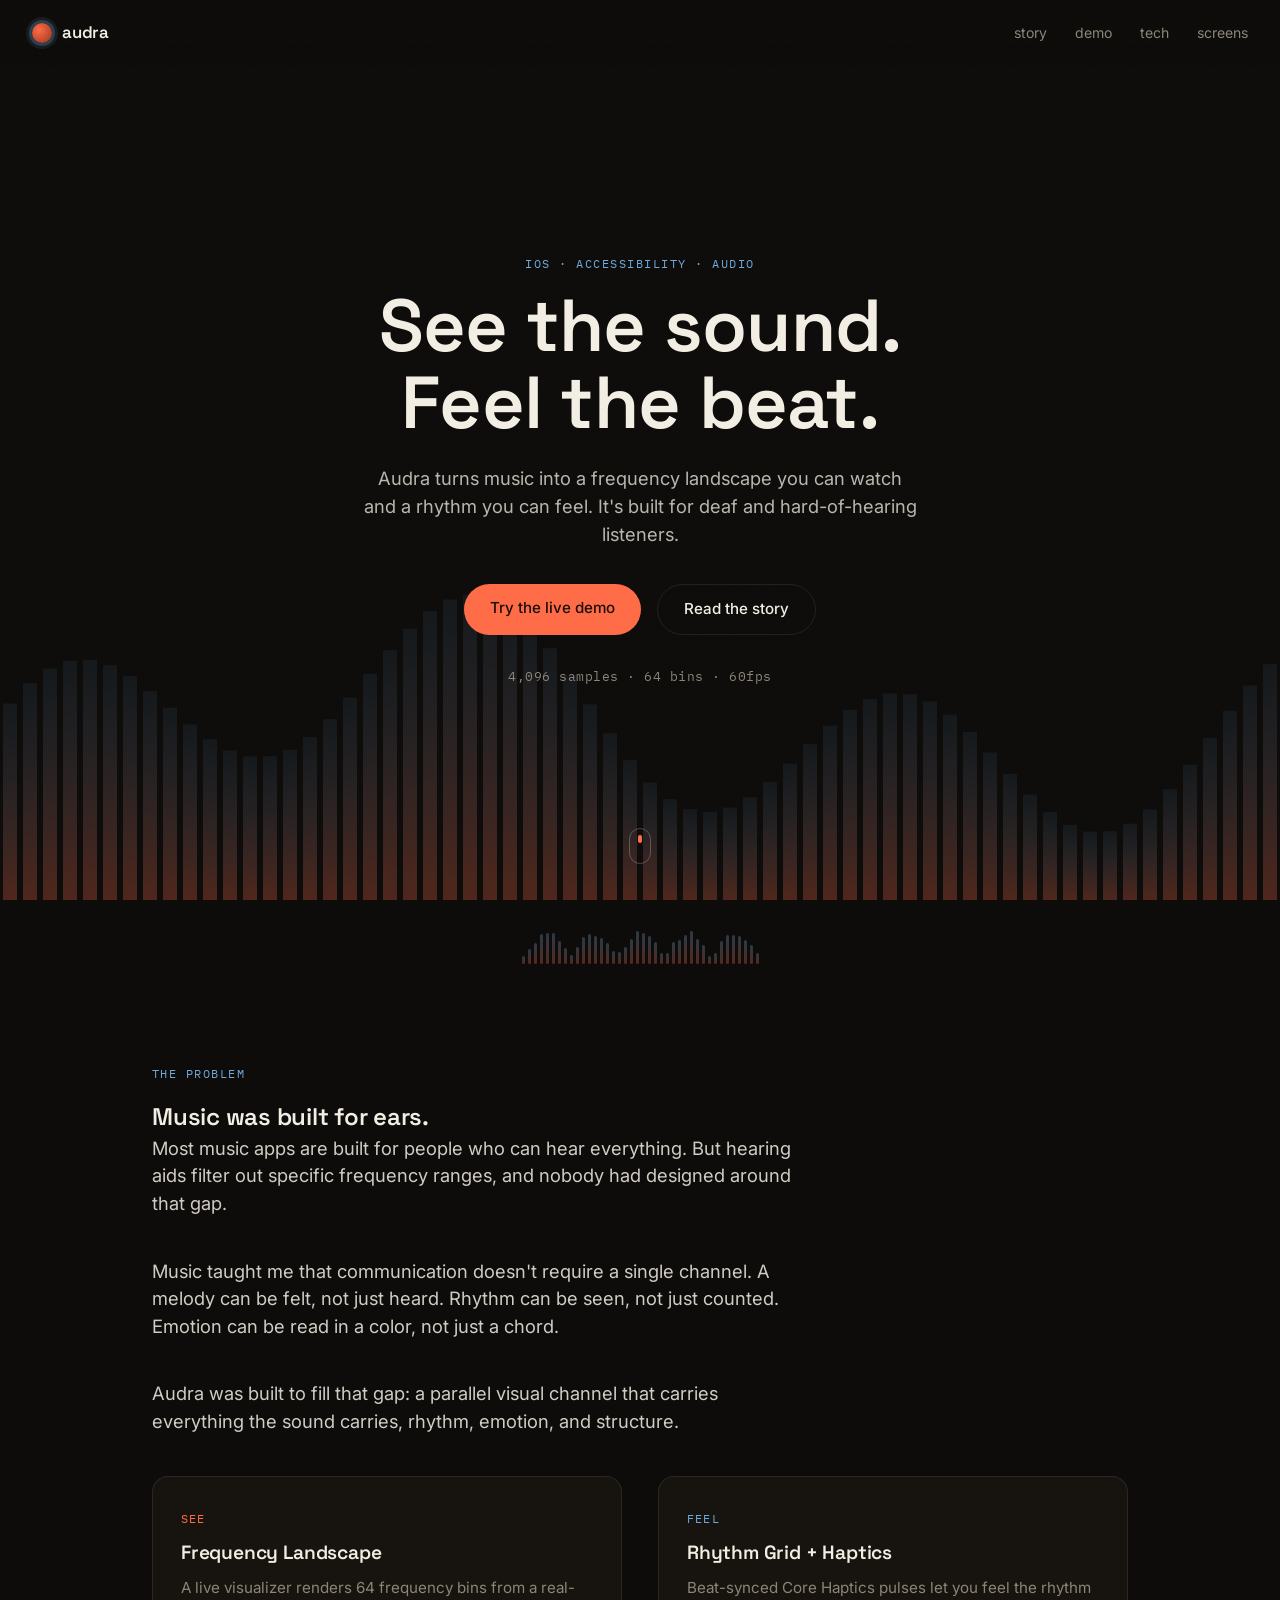
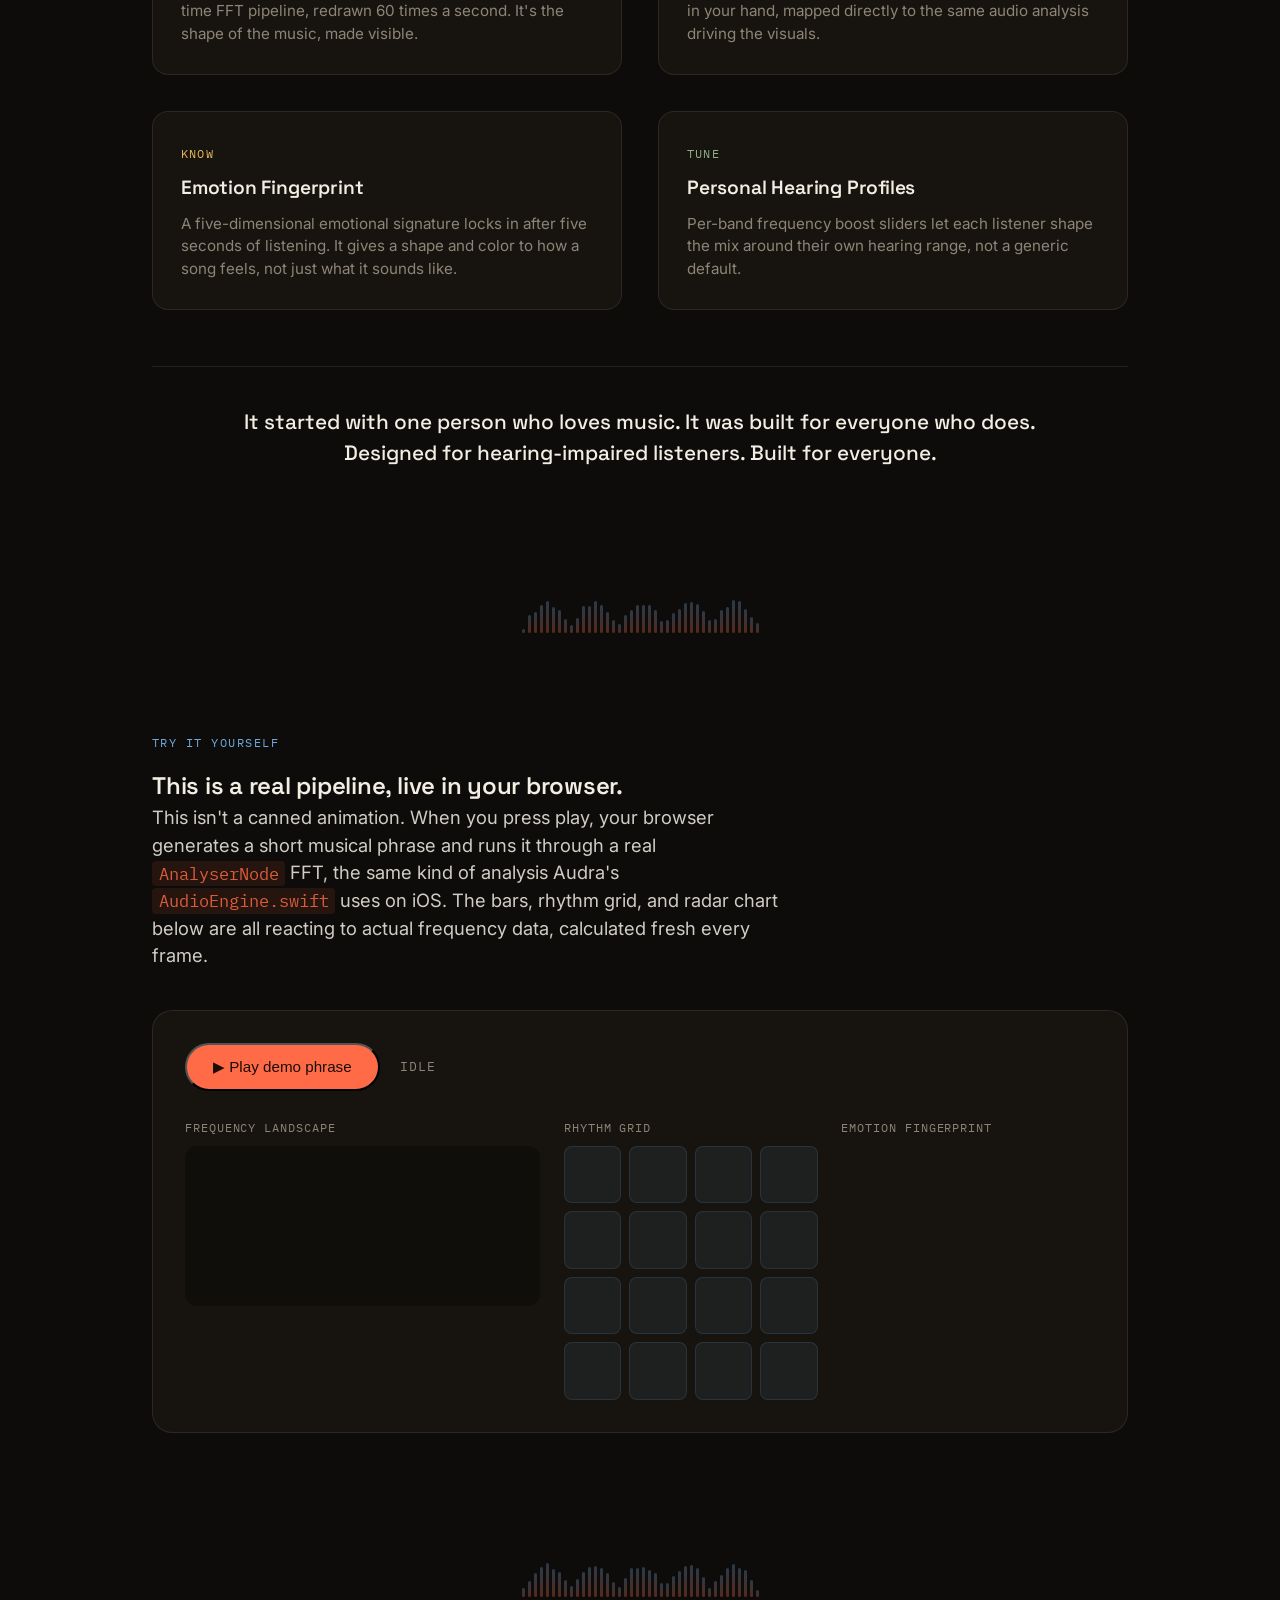
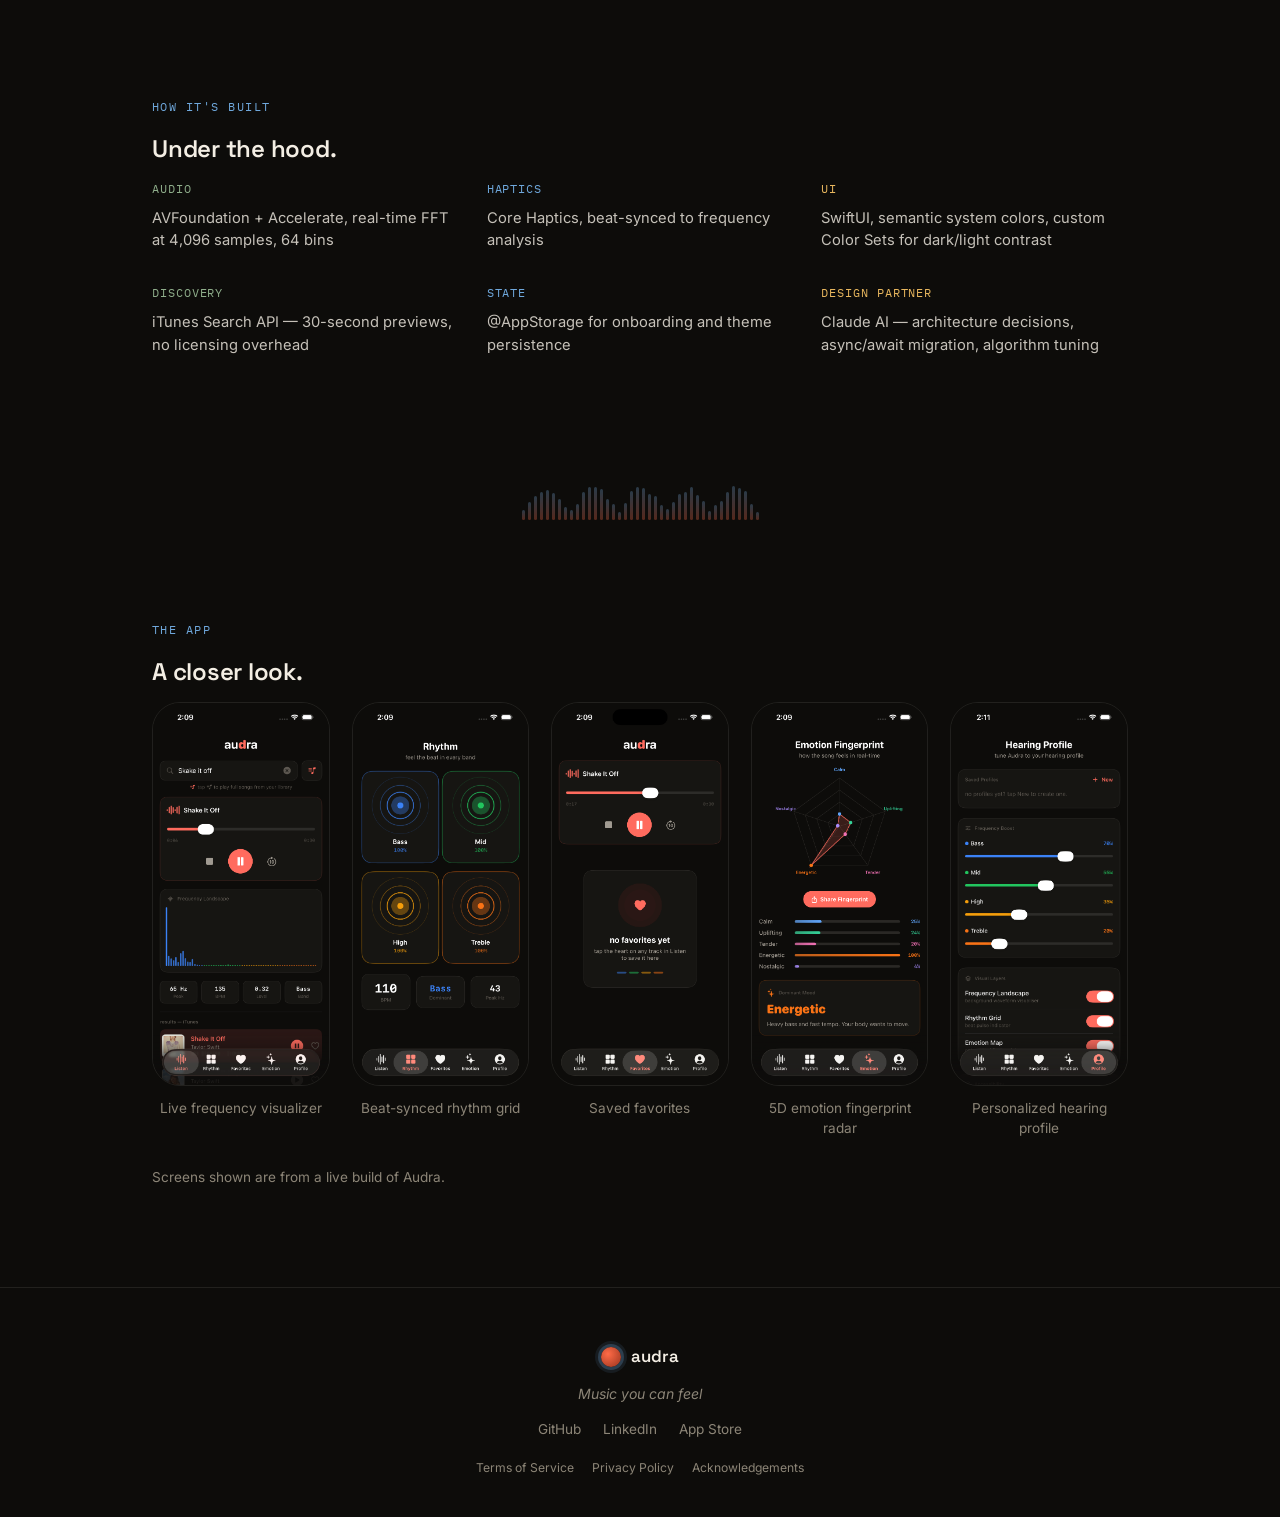
<file: index.html>
<!DOCTYPE html>
<html lang="en">
<head>
<meta charset="UTF-8">
<meta name="viewport" content="width=device-width, initial-scale=1.0">
<title>Audra: Music You Can Feel</title>
<meta name="description" content="Audra is an iOS app that turns music into a visual and haptic experience for deaf and hard-of-hearing listeners.">
<link rel="icon" type="image/svg+xml" href="favicon.svg">
<link rel="preconnect" href="https://fonts.googleapis.com">
<link rel="preconnect" href="https://fonts.gstatic.com" crossorigin>
<link href="https://fonts.googleapis.com/css2?family=Space+Grotesk:wght@500;600;700&family=Inter:wght@400;500;600&family=IBM+Plex+Mono:wght@400;500&display=swap" rel="stylesheet">
<link rel="stylesheet" href="style.css">
</head>
<body>

<div class="grain"></div>

<nav class="nav">
  <div class="nav-mark">
    <span class="nav-ring"></span>
    <span class="nav-word">audra</span>
  </div>
  <div class="nav-links">
    <a href="#story">story</a>
    <a href="#demo">demo</a>
    <a href="#tech">tech</a>
    <a href="#screens">screens</a>
  </div>
</nav>

<!-- HERO -->
<header class="hero">
  <canvas id="hero-canvas" aria-hidden="true"></canvas>
  <div class="hero-content">
    <p class="eyebrow">iOS · accessibility · audio</p>
    <h1>See the sound.<br>Feel the beat.</h1>
    <p class="hero-sub">Audra turns music into a frequency landscape you can watch and a rhythm you can feel. It's built for deaf and hard-of-hearing listeners.</p>
    <div class="hero-actions">
      <a href="#demo" class="btn btn-primary">Try the live demo</a>
      <a href="#story" class="btn btn-ghost">Read the story</a>
    </div>
    <p class="hero-stats">4,096 samples · 64 bins · 60fps</p>
  </div>
  <div class="scroll-cue" aria-hidden="true"><span></span></div>
</header>

<div class="divider" data-divider></div>

<!-- STORY -->
<section class="story" id="story">
  <div class="section-inner">
    <p class="eyebrow">the problem</p>
    <h2>Music was built for ears.</h2>
    <p class="lead">Most music apps are built for people who can hear everything. But hearing aids filter out specific frequency ranges, and nobody had designed around that gap.</p>
    <p class="lead">Music taught me that communication doesn't require a single channel. A melody can be felt, not just heard. Rhythm can be seen, not just counted. Emotion can be read in a color, not just a chord.</p>
    <p class="lead">Audra was built to fill that gap: a parallel visual channel that carries everything the sound carries, rhythm, emotion, and structure.</p>

    <div class="story-grid">
      <div class="story-block">
        <span class="story-num">see</span>
        <h3>Frequency Landscape</h3>
        <p>A live visualizer renders 64 frequency bins from a real-time FFT pipeline, redrawn 60 times a second. It's the shape of the music, made visible.</p>
      </div>
      <div class="story-block">
        <span class="story-num">feel</span>
        <h3>Rhythm Grid + Haptics</h3>
        <p>Beat-synced Core Haptics pulses let you feel the rhythm in your hand, mapped directly to the same audio analysis driving the visuals.</p>
      </div>
      <div class="story-block">
        <span class="story-num">know</span>
        <h3>Emotion Fingerprint</h3>
        <p>A five-dimensional emotional signature locks in after five seconds of listening. It gives a shape and color to how a song feels, not just what it sounds like.</p>
      </div>
      <div class="story-block">
        <span class="story-num">tune</span>
        <h3>Personal Hearing Profiles</h3>
        <p>Per-band frequency boost sliders let each listener shape the mix around their own hearing range, not a generic default.</p>
      </div>
    </div>

    <p class="story-close">It started with one person who loves music. It was built for everyone who does.<br>Designed for hearing-impaired listeners. Built for everyone.</p>
  </div>
</section>

<div class="divider" data-divider></div>

<!-- INTERACTIVE DEMO -->
<section class="demo" id="demo">
  <div class="section-inner">
    <p class="eyebrow">try it yourself</p>
    <h2>This is a real pipeline, live in your browser.</h2>
    <p class="lead">This isn't a canned animation. When you press play, your browser generates a short musical phrase and runs it through a real <code>AnalyserNode</code> FFT, the same kind of analysis Audra's <code>AudioEngine.swift</code> uses on iOS. The bars, rhythm grid, and radar chart below are all reacting to actual frequency data, calculated fresh every frame.</p>

    <div class="demo-panel">
      <div class="demo-controls">
        <button id="demo-play" class="btn btn-primary">▶ Play demo phrase</button>
        <span id="demo-status" class="demo-status">idle</span>
      </div>

      <div class="demo-visuals">
        <div class="demo-viz-block">
          <p class="mono-label">frequency landscape</p>
          <canvas id="viz-canvas" width="600" height="200"></canvas>
        </div>
        <div class="demo-viz-block">
          <p class="mono-label">rhythm grid</p>
          <div id="rhythm-grid" class="rhythm-grid"></div>
        </div>
        <div class="demo-viz-block">
          <p class="mono-label">emotion fingerprint</p>
          <canvas id="radar-canvas" width="240" height="240"></canvas>
        </div>
      </div>
    </div>
  </div>
</section>

<div class="divider" data-divider></div>

<!-- TECH STACK -->
<section class="tech" id="tech">
  <div class="section-inner">
    <p class="eyebrow">how it's built</p>
    <h2>Under the hood.</h2>
    <div class="tech-grid">
      <div class="tech-item"><span class="mono-label">audio</span><p>AVFoundation + Accelerate, real-time FFT at 4,096 samples, 64 bins</p></div>
      <div class="tech-item"><span class="mono-label">haptics</span><p>Core Haptics, beat-synced to frequency analysis</p></div>
      <div class="tech-item"><span class="mono-label">ui</span><p>SwiftUI, semantic system colors, custom Color Sets for dark/light contrast</p></div>
      <div class="tech-item"><span class="mono-label">discovery</span><p>iTunes Search API — 30-second previews, no licensing overhead</p></div>
      <div class="tech-item"><span class="mono-label">state</span><p>@AppStorage for onboarding and theme persistence</p></div>
      <div class="tech-item"><span class="mono-label">design partner</span><p>Claude AI — architecture decisions, async/await migration, algorithm tuning</p></div>
    </div>
  </div>
</section>

<div class="divider" data-divider></div>

<!-- SCREENSHOTS -->
<section class="screens" id="screens">
  <div class="section-inner">
    <p class="eyebrow">the app</p>
    <h2>A closer look.</h2>
    <div class="screens-gallery" id="screens-gallery">
      <figure class="phone-frame">
        <img src="listen.png" alt="Audra Listen screen showing the live frequency landscape visualizer">
        <figcaption>Live frequency visualizer</figcaption>
      </figure>
      <figure class="phone-frame">
        <img src="rhythm.png" alt="Audra Rhythm screen showing bass, mid, high, and treble bands">
        <figcaption>Beat-synced rhythm grid</figcaption>
      </figure>
      <figure class="phone-frame">
        <img src="favorites.png" alt="Audra Favorites screen for saved tracks">
        <figcaption>Saved favorites</figcaption>
      </figure>
      <figure class="phone-frame">
        <img src="emotion.png" alt="Audra Emotion Fingerprint screen with a 5-dimensional radar chart">
        <figcaption>5D emotion fingerprint radar</figcaption>
      </figure>
      <figure class="phone-frame">
        <img src="profile.png" alt="Audra Hearing Profile screen with frequency boost sliders">
        <figcaption>Personalized hearing profile</figcaption>
      </figure>
    </div>
    <p class="screens-note">Screens shown are from a live build of Audra.</p>
  </div>
</section>

<footer class="footer">
  <div class="section-inner footer-inner">
    <div class="nav-mark">
      <span class="nav-ring"></span>
      <span class="nav-word">audra</span>
    </div>
    <p class="footer-tag footer-tag-italic">Music you can feel</p>
    <div class="footer-links">
      <a href="https://github.com/rithmac07/audra-website">GitHub</a>
      <a href="https://www.linkedin.com/company/audra-app/">LinkedIn</a>
      <a href="#">App Store</a>
    </div>
    <div class="footer-legal">
      <a href="termsofservice.html">Terms of Service</a>
      <a href="privacypolicy.html">Privacy Policy</a>
      <a href="acknowledgements.html">Acknowledgements</a>
    </div>
  </div>
</footer>

<script src="script.js"></script>
</body>
</html>
</file>
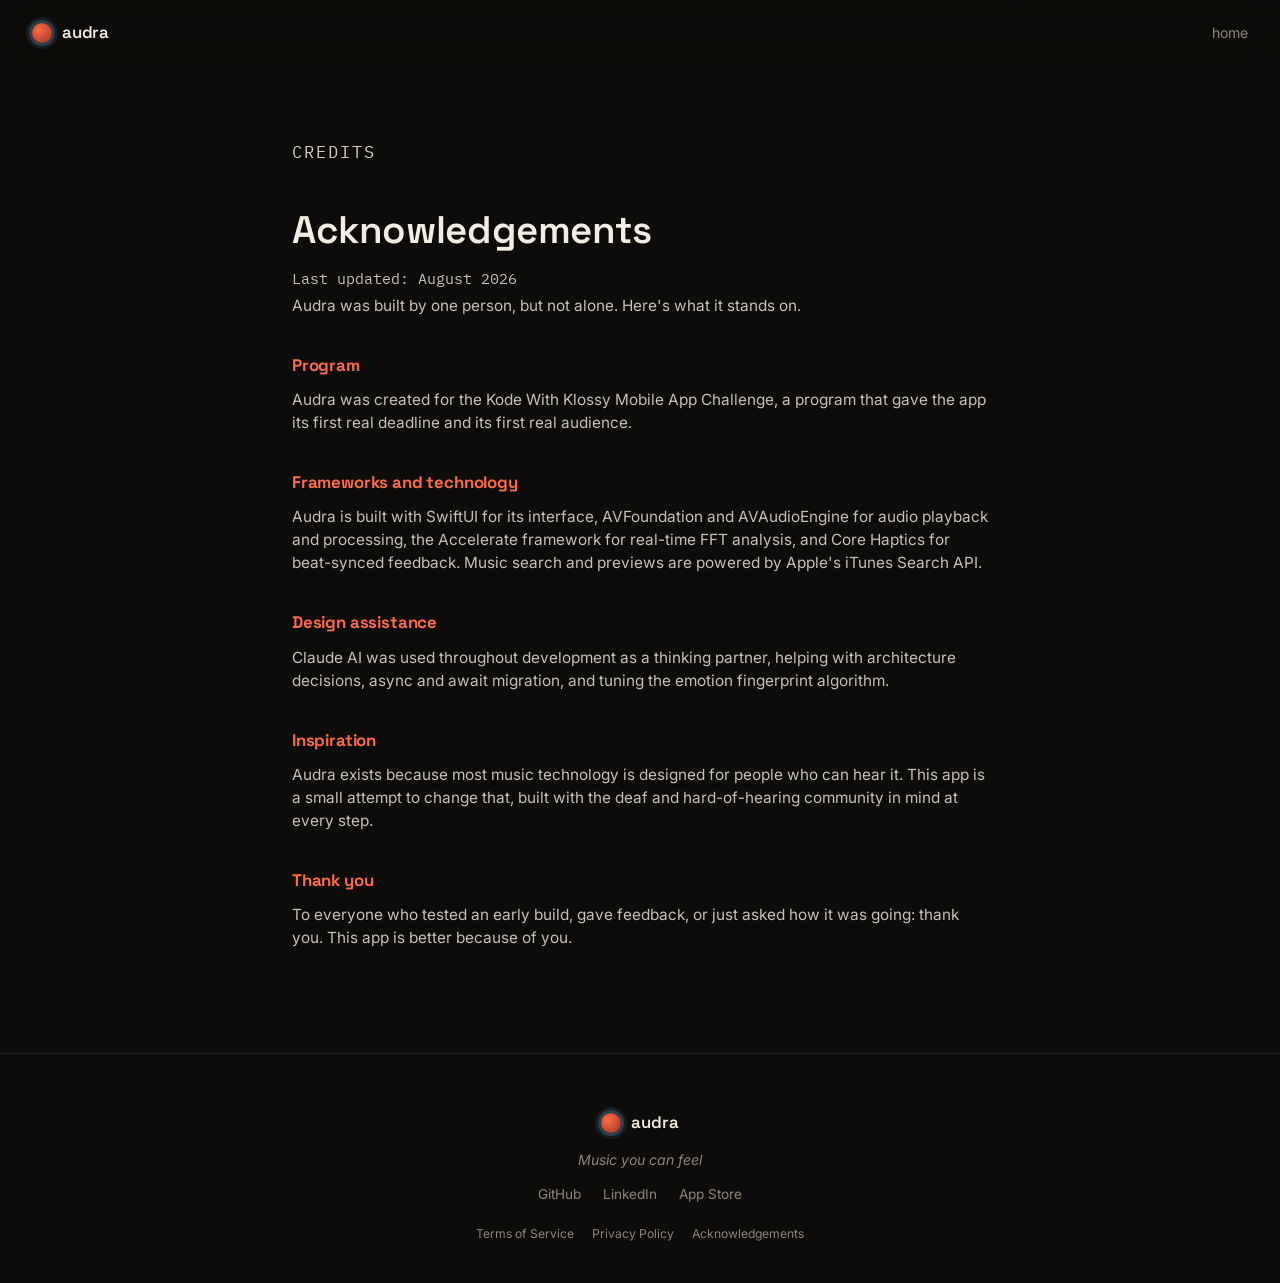
<file: acknowledgements.html>
<!DOCTYPE html>
<html lang="en">
<head>
<meta charset="UTF-8">
<meta name="viewport" content="width=device-width, initial-scale=1.0">
<title>Acknowledgements — Audra</title>
<link rel="icon" type="image/svg+xml" href="favicon.svg">
<link rel="preconnect" href="https://fonts.googleapis.com">
<link rel="preconnect" href="https://fonts.gstatic.com" crossorigin>
<link href="https://fonts.googleapis.com/css2?family=Space+Grotesk:wght@500;600;700&family=Inter:wght@400;500;600&family=IBM+Plex+Mono:wght@400;500&display=swap" rel="stylesheet">
<link rel="stylesheet" href="style.css">
<link rel="stylesheet" href="legal.css">
</head>
<body>

<nav class="nav">
  <div class="nav-mark">
    <a href="index.html" style="display:flex;align-items:center;gap:10px;">
      <span class="nav-ring"></span>
      <span class="nav-word">audra</span>
    </a>
  </div>
  <div class="nav-links">
    <a href="index.html">home</a>
  </div>
</nav>

<main class="legal-page">
  <div class="section-inner">
    <p class="eyebrow">credits</p>
    <h1>Acknowledgements</h1>
    <p class="legal-updated">Last updated: August 2026</p>

    <p>Audra was built by one person, but not alone. Here's what it stands on.</p>

    <h2>Program</h2>
    <p>Audra was created for the Kode With Klossy Mobile App Challenge, a program that gave the app its first real deadline and its first real audience.</p>

    <h2>Frameworks and technology</h2>
    <p>Audra is built with SwiftUI for its interface, AVFoundation and AVAudioEngine for audio playback and processing, the Accelerate framework for real-time FFT analysis, and Core Haptics for beat-synced feedback. Music search and previews are powered by Apple's iTunes Search API.</p>

    <h2>Design assistance</h2>
    <p>Claude AI was used throughout development as a thinking partner, helping with architecture decisions, async and await migration, and tuning the emotion fingerprint algorithm.</p>

    <h2>Inspiration</h2>
    <p>Audra exists because most music technology is designed for people who can hear it. This app is a small attempt to change that, built with the deaf and hard-of-hearing community in mind at every step.</p>

    <h2>Thank you</h2>
    <p>To everyone who tested an early build, gave feedback, or just asked how it was going: thank you. This app is better because of you.</p>
  </div>
</main>

<footer class="footer">
  <div class="section-inner footer-inner">
    <div class="nav-mark">
      <span class="nav-ring"></span>
      <span class="nav-word">audra</span>
    </div>
    <p class="footer-tag footer-tag-italic">Music you can feel</p>
    <div class="footer-links">
      <a href="https://github.com/rithmac07/audra-website">GitHub</a>
      <a href="https://www.linkedin.com/company/audra-app/">LinkedIn</a>
      <a href="#">App Store</a>
    </div>
    <div class="footer-legal">
      <a href="termsofservice.html">Terms of Service</a>
      <a href="privacypolicy.html">Privacy Policy</a>
      <a href="acknowledgements.html">Acknowledgements</a>
    </div>
  </div>
</footer>

</body>
</html>
</file>
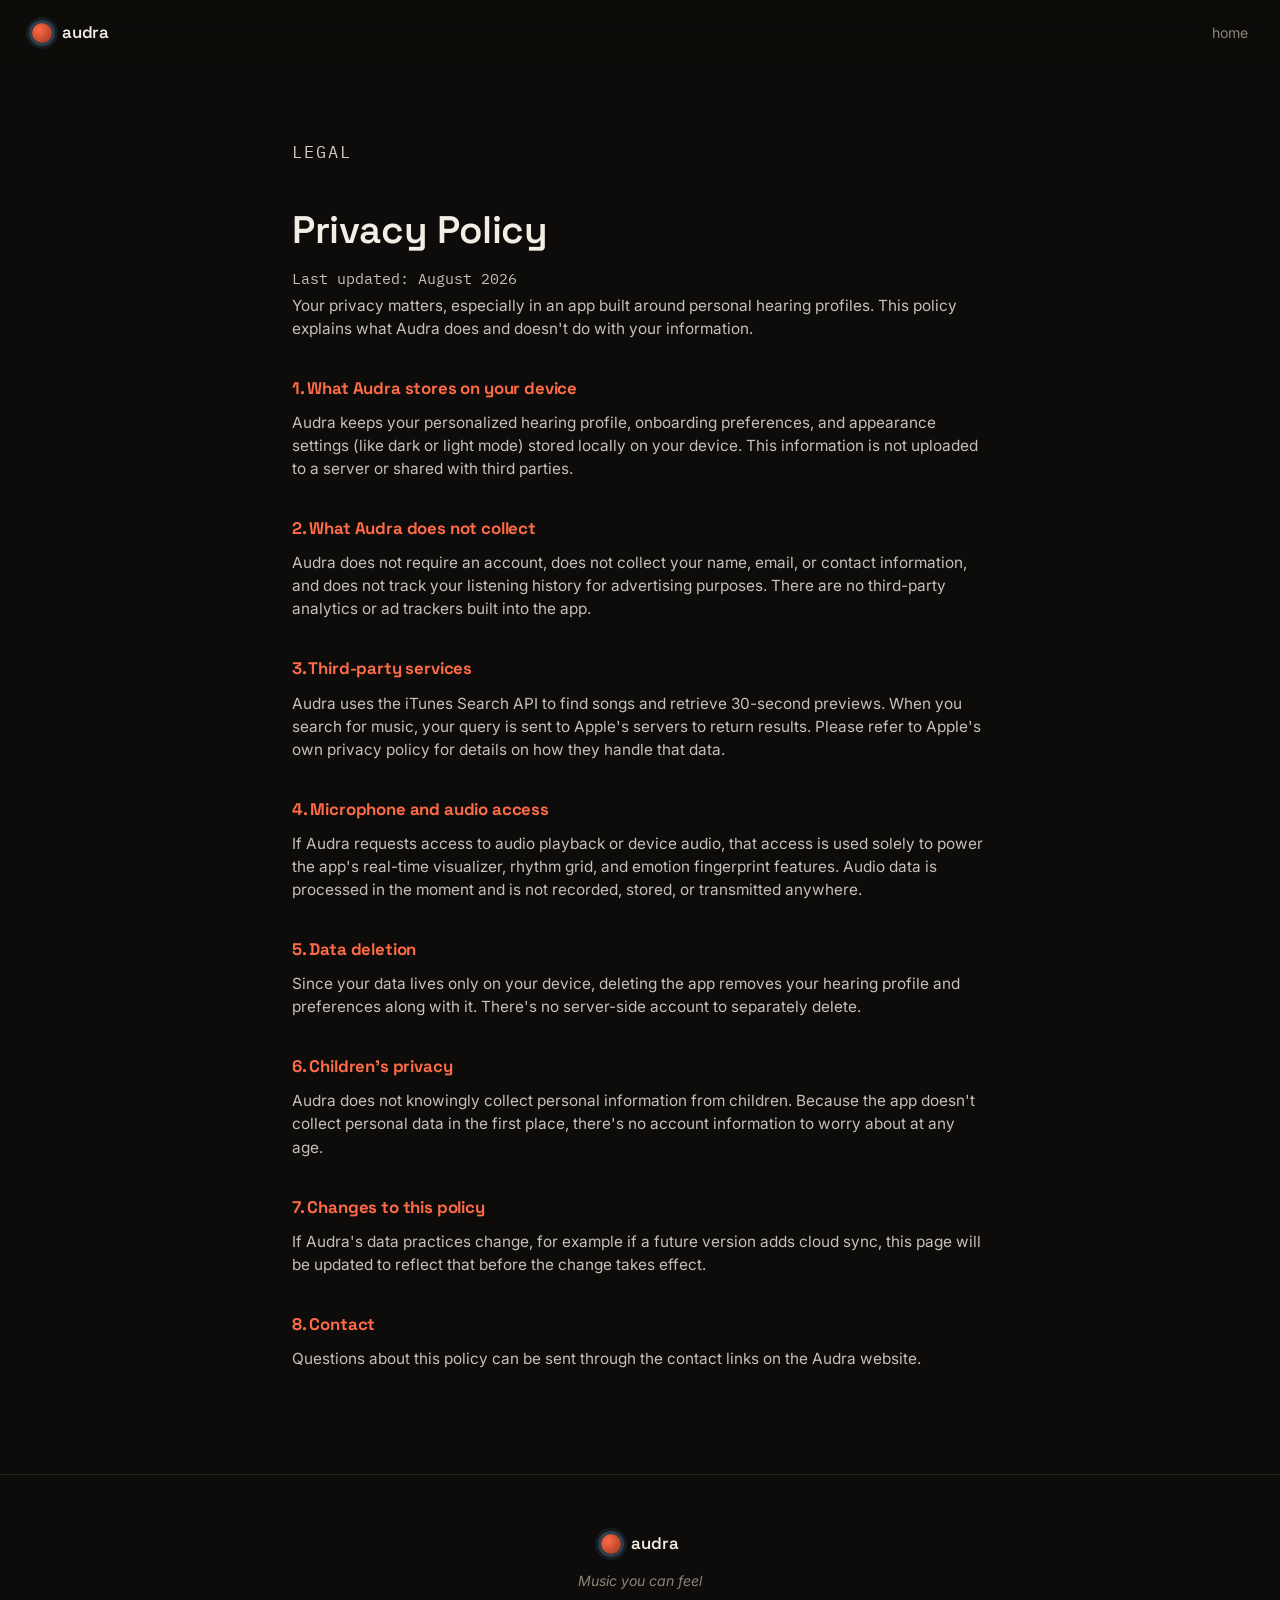
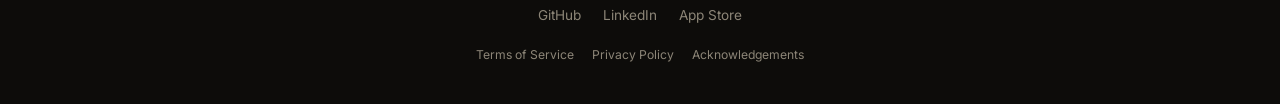
<file: privacypolicy.html>
<!DOCTYPE html>
<html lang="en">
<head>
<meta charset="UTF-8">
<meta name="viewport" content="width=device-width, initial-scale=1.0">
<title>Privacy Policy — Audra</title>
<link rel="icon" type="image/svg+xml" href="favicon.svg">
<link rel="preconnect" href="https://fonts.googleapis.com">
<link rel="preconnect" href="https://fonts.gstatic.com" crossorigin>
<link href="https://fonts.googleapis.com/css2?family=Space+Grotesk:wght@500;600;700&family=Inter:wght@400;500;600&family=IBM+Plex+Mono:wght@400;500&display=swap" rel="stylesheet">
<link rel="stylesheet" href="style.css">
<link rel="stylesheet" href="legal.css">
</head>
<body>

<nav class="nav">
  <div class="nav-mark">
    <a href="index.html" style="display:flex;align-items:center;gap:10px;">
      <span class="nav-ring"></span>
      <span class="nav-word">audra</span>
    </a>
  </div>
  <div class="nav-links">
    <a href="index.html">home</a>
  </div>
</nav>

<main class="legal-page">
  <div class="section-inner">
    <p class="eyebrow">legal</p>
    <h1>Privacy Policy</h1>
    <p class="legal-updated">Last updated: August 2026</p>

    <p>Your privacy matters, especially in an app built around personal hearing profiles. This policy explains what Audra does and doesn't do with your information.</p>

    <h2>1. What Audra stores on your device</h2>
    <p>Audra keeps your personalized hearing profile, onboarding preferences, and appearance settings (like dark or light mode) stored locally on your device. This information is not uploaded to a server or shared with third parties.</p>

    <h2>2. What Audra does not collect</h2>
    <p>Audra does not require an account, does not collect your name, email, or contact information, and does not track your listening history for advertising purposes. There are no third-party analytics or ad trackers built into the app.</p>

    <h2>3. Third-party services</h2>
    <p>Audra uses the iTunes Search API to find songs and retrieve 30-second previews. When you search for music, your query is sent to Apple's servers to return results. Please refer to Apple's own privacy policy for details on how they handle that data.</p>

    <h2>4. Microphone and audio access</h2>
    <p>If Audra requests access to audio playback or device audio, that access is used solely to power the app's real-time visualizer, rhythm grid, and emotion fingerprint features. Audio data is processed in the moment and is not recorded, stored, or transmitted anywhere.</p>

    <h2>5. Data deletion</h2>
    <p>Since your data lives only on your device, deleting the app removes your hearing profile and preferences along with it. There's no server-side account to separately delete.</p>

    <h2>6. Children's privacy</h2>
    <p>Audra does not knowingly collect personal information from children. Because the app doesn't collect personal data in the first place, there's no account information to worry about at any age.</p>

    <h2>7. Changes to this policy</h2>
    <p>If Audra's data practices change, for example if a future version adds cloud sync, this page will be updated to reflect that before the change takes effect.</p>

    <h2>8. Contact</h2>
    <p>Questions about this policy can be sent through the contact links on the Audra website.</p>
  </div>
</main>

<footer class="footer">
  <div class="section-inner footer-inner">
    <div class="nav-mark">
      <span class="nav-ring"></span>
      <span class="nav-word">audra</span>
    </div>
    <p class="footer-tag footer-tag-italic">Music you can feel</p>
    <div class="footer-links">
      <a href="https://github.com/rithmac07/audra-website">GitHub</a>
      <a href="https://www.linkedin.com/company/audra-app/">LinkedIn</a>
      <a href="#">App Store</a>
    </div>
    <div class="footer-legal">
      <a href="termsofservice.html">Terms of Service</a>
      <a href="privacypolicy.html">Privacy Policy</a>
      <a href="acknowledgements.html">Acknowledgements</a>
    </div>
  </div>
</footer>

</body>
</html>
</file>
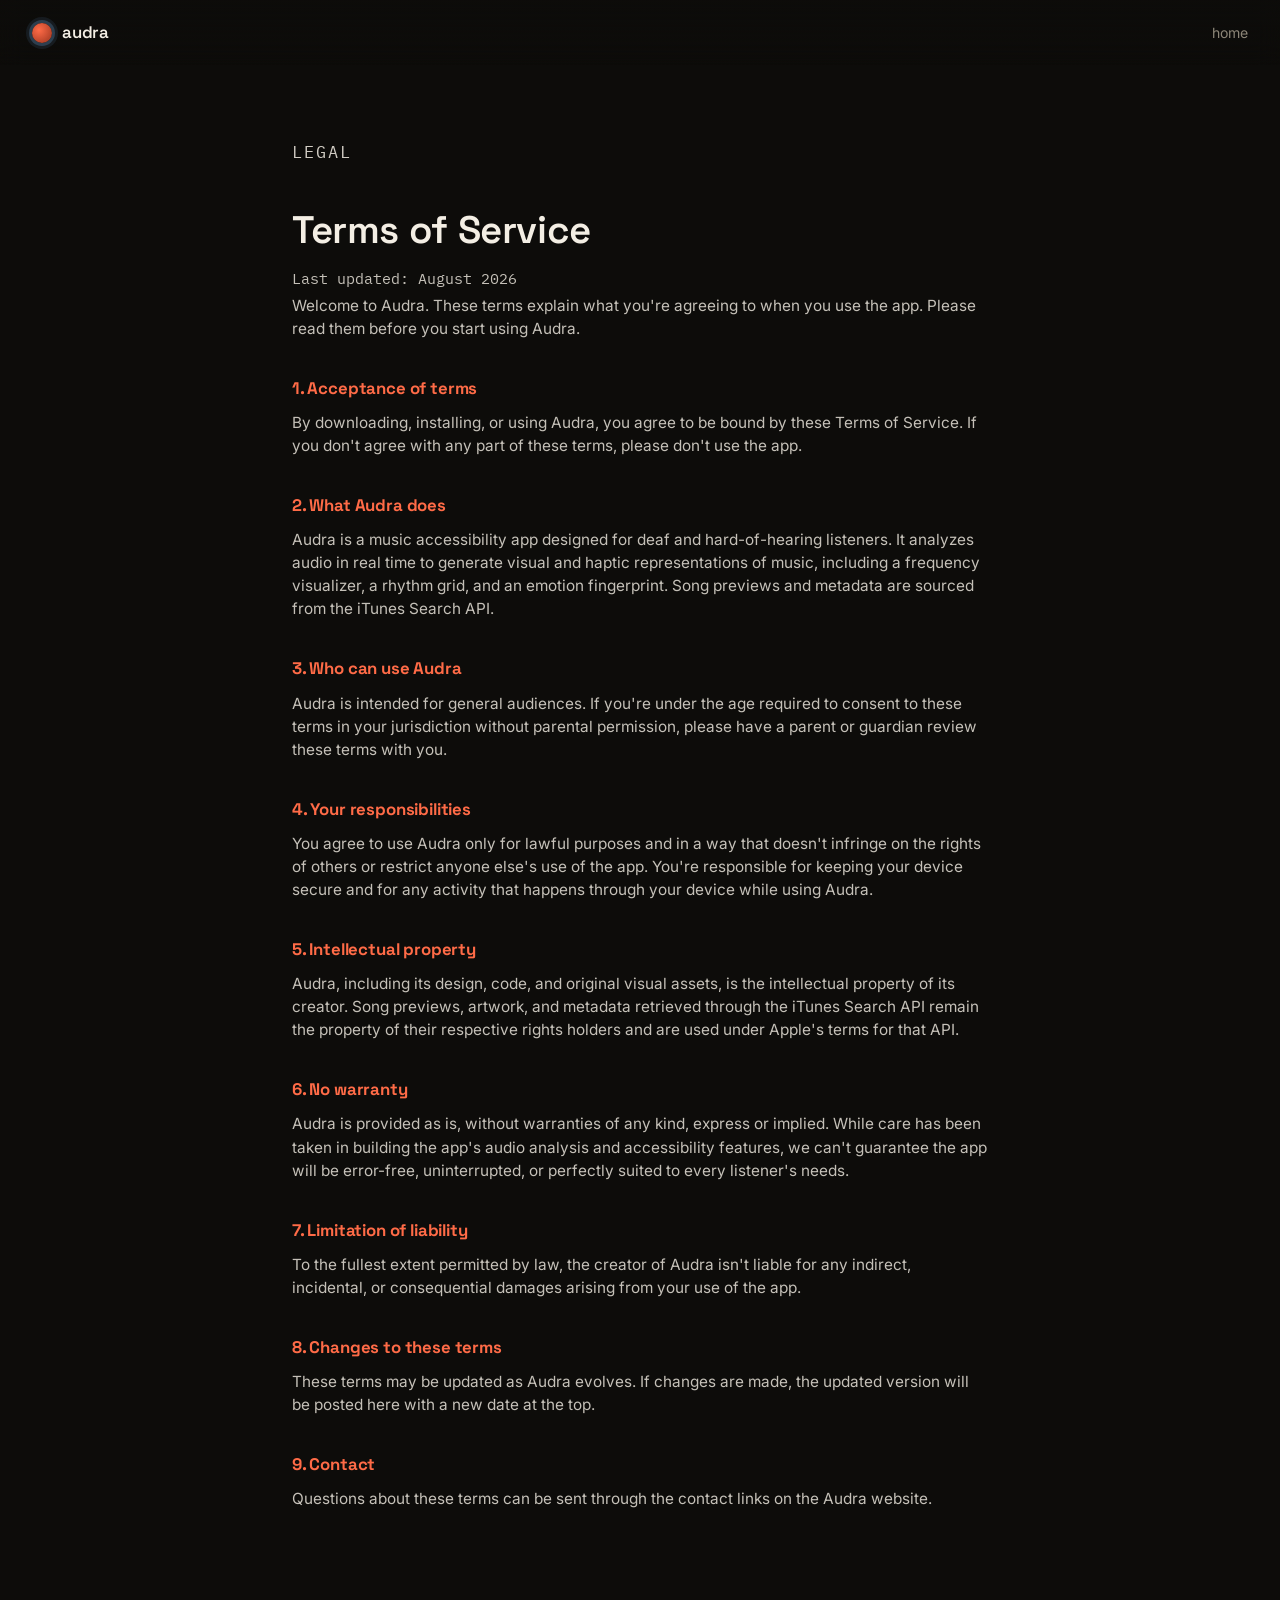
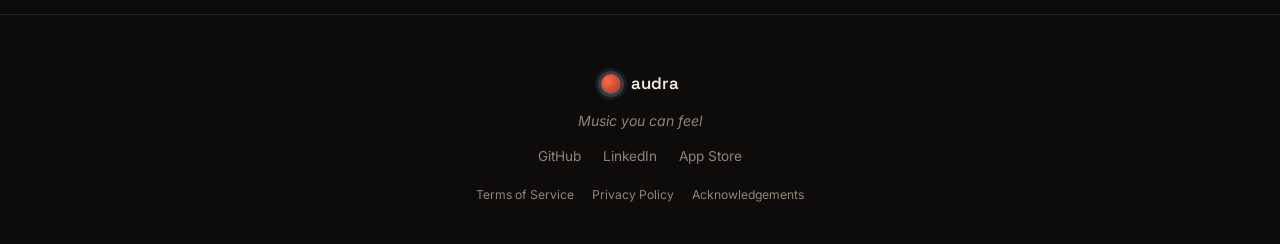
<file: termsofservice.html>
<!DOCTYPE html>
<html lang="en">
<head>
<meta charset="UTF-8">
<meta name="viewport" content="width=device-width, initial-scale=1.0">
<title>Terms of Service — Audra</title>
<link rel="icon" type="image/svg+xml" href="favicon.svg">
<link rel="preconnect" href="https://fonts.googleapis.com">
<link rel="preconnect" href="https://fonts.gstatic.com" crossorigin>
<link href="https://fonts.googleapis.com/css2?family=Space+Grotesk:wght@500;600;700&family=Inter:wght@400;500;600&family=IBM+Plex+Mono:wght@400;500&display=swap" rel="stylesheet">
<link rel="stylesheet" href="style.css">
<link rel="stylesheet" href="legal.css">
</head>
<body>

<nav class="nav">
  <div class="nav-mark">
    <a href="index.html" style="display:flex;align-items:center;gap:10px;">
      <span class="nav-ring"></span>
      <span class="nav-word">audra</span>
    </a>
  </div>
  <div class="nav-links">
    <a href="index.html">home</a>
  </div>
</nav>

<main class="legal-page">
  <div class="section-inner">
    <p class="eyebrow">legal</p>
    <h1>Terms of Service</h1>
    <p class="legal-updated">Last updated: August 2026</p>

    <p>Welcome to Audra. These terms explain what you're agreeing to when you use the app. Please read them before you start using Audra.</p>

    <h2>1. Acceptance of terms</h2>
    <p>By downloading, installing, or using Audra, you agree to be bound by these Terms of Service. If you don't agree with any part of these terms, please don't use the app.</p>

    <h2>2. What Audra does</h2>
    <p>Audra is a music accessibility app designed for deaf and hard-of-hearing listeners. It analyzes audio in real time to generate visual and haptic representations of music, including a frequency visualizer, a rhythm grid, and an emotion fingerprint. Song previews and metadata are sourced from the iTunes Search API.</p>

    <h2>3. Who can use Audra</h2>
    <p>Audra is intended for general audiences. If you're under the age required to consent to these terms in your jurisdiction without parental permission, please have a parent or guardian review these terms with you.</p>

    <h2>4. Your responsibilities</h2>
    <p>You agree to use Audra only for lawful purposes and in a way that doesn't infringe on the rights of others or restrict anyone else's use of the app. You're responsible for keeping your device secure and for any activity that happens through your device while using Audra.</p>

    <h2>5. Intellectual property</h2>
    <p>Audra, including its design, code, and original visual assets, is the intellectual property of its creator. Song previews, artwork, and metadata retrieved through the iTunes Search API remain the property of their respective rights holders and are used under Apple's terms for that API.</p>

    <h2>6. No warranty</h2>
    <p>Audra is provided as is, without warranties of any kind, express or implied. While care has been taken in building the app's audio analysis and accessibility features, we can't guarantee the app will be error-free, uninterrupted, or perfectly suited to every listener's needs.</p>

    <h2>7. Limitation of liability</h2>
    <p>To the fullest extent permitted by law, the creator of Audra isn't liable for any indirect, incidental, or consequential damages arising from your use of the app.</p>

    <h2>8. Changes to these terms</h2>
    <p>These terms may be updated as Audra evolves. If changes are made, the updated version will be posted here with a new date at the top.</p>

    <h2>9. Contact</h2>
    <p>Questions about these terms can be sent through the contact links on the Audra website.</p>
  </div>
</main>

<footer class="footer">
  <div class="section-inner footer-inner">
    <div class="nav-mark">
      <span class="nav-ring"></span>
      <span class="nav-word">audra</span>
    </div>
    <p class="footer-tag footer-tag-italic">Music you can feel</p>
    <div class="footer-links">
      <a href="https://github.com/rithmac07/audra-website">GitHub</a>
      <a href="https://www.linkedin.com/company/audra-app/">LinkedIn</a>
      <a href="#">App Store</a>
    </div>
    <div class="footer-legal">
      <a href="termsofservice.html">Terms of Service</a>
      <a href="privacypolicy.html">Privacy Policy</a>
      <a href="acknowledgements.html">Acknowledgements</a>
    </div>
  </div>
</footer>

</body>
</html>
</file>
<file: style.css>
:root{
  --bg: #0D0C0A;
  --bg-raised: #17140F;
  --coral: #FF6B47;
  --ice: #6FA8DC;
  --gold: #E8B75E;
  --sage: #8FAE8B;
  --paper: #F3EEE4;
  --muted: #8C8577;
  --border: rgba(243,238,228,0.09);

  --display: 'Space Grotesk', sans-serif;
  --body: 'Inter', sans-serif;
  --mono: 'IBM Plex Mono', monospace;
}

*{ box-sizing: border-box; margin:0; padding:0; }

html{ scroll-behavior: smooth; }

body{
  background: var(--bg);
  color: var(--paper);
  font-family: var(--body);
  line-height: 1.5;
  overflow-x: hidden;
}

@media (prefers-reduced-motion: reduce){
  html{ scroll-behavior: auto; }
  *{ animation-duration: 0.01ms !important; animation-iteration-count: 1 !important; transition-duration: 0.01ms !important; }
}

.grain{
  position: fixed; inset:0; pointer-events:none; z-index: 999;
  opacity: 0.035; mix-blend-mode: overlay;
  background-image: url("data:image/svg+xml,%3Csvg xmlns='http://www.w3.org/2000/svg' width='120' height='120'%3E%3Cfilter id='n'%3E%3CfeTurbulence type='fractalNoise' baseFrequency='0.9' numOctaves='2' stitchTiles='stitch'/%3E%3C/filter%3E%3Crect width='100%25' height='100%25' filter='url(%23n)'/%3E%3C/svg%3E");
}

a{ color: inherit; text-decoration: none; }
code{ font-family: var(--mono); background: rgba(255,107,71,0.12); color: var(--coral); padding: 0.1em 0.4em; border-radius: 4px; font-size: 0.9em; }

.section-inner{ max-width: 1040px; margin: 0 auto; padding: 0 32px; }

.eyebrow{
  font-family: var(--mono); font-size: 0.78rem; letter-spacing: 0.12em; text-transform: uppercase;
  color: var(--ice); margin-bottom: 16px;
}

h1, h2, h3{ font-family: var(--display); font-weight: 600; letter-spacing: -0.01em; }

.lead{ font-size: 1.15rem; color: var(--paper); opacity: 0.85; max-width: 640px; margin-bottom: 40px; }

/* NAV */
.nav{
  position: fixed; top:0; left:0; right:0; z-index: 100;
  display:flex; align-items:center; justify-content:space-between;
  padding: 20px 32px;
  backdrop-filter: blur(12px);
  background: linear-gradient(to bottom, rgba(13,12,10,0.85), transparent);
}
.nav-mark{ display:flex; align-items:center; gap:10px; }
.nav-ring{
  width: 20px; height: 20px; border-radius: 50%;
  background: radial-gradient(circle at 35% 35%, var(--coral), #B8442A 70%);
  box-shadow: 0 0 0 3px rgba(111,168,220,0.25), 0 0 0 6px rgba(111,168,220,0.1);
}
.nav-word{ font-family: var(--display); font-weight: 600; font-size: 1.05rem; letter-spacing: -0.01em; }
.nav-links{ display:flex; gap: 28px; font-size: 0.88rem; color: var(--muted); }
.nav-links a{ transition: color 0.2s; }
.nav-links a:hover{ color: var(--paper); }

/* HERO */
.hero{
  position: relative; min-height: 100vh; display:flex; align-items:center; justify-content:center;
  padding: 120px 32px 80px; overflow:hidden;
}
#hero-canvas{ position:absolute; inset:0; width:100%; height:100%; opacity: 0.55; }
.hero-content{ position: relative; z-index: 2; max-width: 760px; text-align:center; }
.hero h1{
  font-size: clamp(2.6rem, 6vw, 4.6rem); line-height: 1.04; margin-bottom: 24px;
}
.hero-sub{ font-size: 1.15rem; color: var(--paper); opacity: 0.75; max-width: 560px; margin: 0 auto 36px; }
.hero-actions{ display:flex; gap: 16px; justify-content:center; margin-bottom: 32px; flex-wrap: wrap; }
.hero-stats{ font-family: var(--mono); font-size: 0.8rem; color: var(--muted); letter-spacing: 0.04em; }

.btn{
  display:inline-block; padding: 13px 26px; border-radius: 100px; font-size: 0.95rem; font-weight: 500;
  transition: transform 0.15s ease, background 0.2s, border-color 0.2s;
}
.btn:hover{ transform: translateY(-1px); }
.btn-primary{ background: var(--coral); color: #1A0D08; }
.btn-primary:hover{ background: #FF7F5E; }
.btn-ghost{ border: 1px solid var(--border); color: var(--paper); }
.btn-ghost:hover{ border-color: rgba(243,238,228,0.3); }

.scroll-cue{
  position:absolute; bottom: 36px; left:50%; transform:translateX(-50%);
  width: 22px; height: 36px; border: 1px solid rgba(243,238,228,0.25); border-radius: 100px;
}
.scroll-cue span{
  display:block; width:4px; height:8px; background: var(--coral); border-radius: 100px;
  margin: 6px auto 0; animation: cue 1.8s ease-in-out infinite;
}
@keyframes cue{ 0%,100%{ transform: translateY(0); opacity:1; } 50%{ transform: translateY(12px); opacity: 0.3; } }

/* DIVIDER — FFT bars as recurring motif */
.divider{ height: 64px; display:flex; align-items:flex-end; justify-content:center; gap:3px; padding: 0 32px; opacity: 0.5; }

/* STORY */
.story{ padding: 100px 0; }
.story-grid{ display:grid; grid-template-columns: repeat(2, 1fr); gap: 36px; margin-top: 20px; }
.story-block{ padding: 28px; border: 1px solid var(--border); border-radius: 16px; background: var(--bg-raised); }
.story-num{ font-family: var(--mono); font-size: 0.75rem; text-transform: uppercase; letter-spacing: 0.1em; color: var(--coral); }
.story-block:nth-child(2) .story-num{ color: var(--ice); }
.story-block:nth-child(3) .story-num{ color: var(--gold); }
.story-block:nth-child(4) .story-num{ color: var(--sage); }
.story-block h3{ font-size: 1.2rem; margin: 10px 0 10px; }
.story-block p{ color: var(--muted); font-size: 0.95rem; }
.story-footer{ margin-top: 44px; color: var(--muted); font-size: 0.95rem; }
.story-close{
  margin-top: 56px; padding-top: 40px; border-top: 1px solid var(--border);
  font-family: var(--display); font-size: 1.3rem; font-weight: 500; line-height: 1.5;
  color: var(--paper); text-align: center;
}

/* DEMO */
.demo{ padding: 100px 0; }
.demo-panel{
  border: 1px solid var(--border); border-radius: 20px; background: var(--bg-raised);
  padding: 32px; margin-top: 8px;
}
.demo-controls{ display:flex; align-items:center; gap: 20px; margin-bottom: 28px; flex-wrap: wrap; }
.demo-status{ font-family: var(--mono); font-size: 0.8rem; color: var(--muted); text-transform: uppercase; letter-spacing: 0.08em; }
.demo-status.playing{ color: var(--coral); }

.demo-visuals{ display:grid; grid-template-columns: 1.4fr 1fr 1fr; gap: 24px; align-items: start; }
.mono-label{ font-family: var(--mono); font-size: 0.72rem; color: var(--muted); text-transform: uppercase; letter-spacing: 0.08em; margin-bottom: 10px; }

#viz-canvas{ width:100%; height: 160px; border-radius: 12px; background: rgba(0,0,0,0.3); }
#radar-canvas{ width:100%; max-width: 220px; height:auto; }

.rhythm-grid{ display:grid; grid-template-columns: repeat(4, 1fr); gap: 8px; }
.rhythm-cell{
  aspect-ratio: 1; border-radius: 8px; background: rgba(111,168,220,0.08);
  border: 1px solid rgba(111,168,220,0.15); transition: background 0.08s, transform 0.08s;
}
.rhythm-cell.pulse{ background: var(--ice); transform: scale(0.94); }

/* TECH */
.tech{ padding: 100px 0; }
.tech-grid{ display:grid; grid-template-columns: repeat(3, 1fr); gap: 28px; margin-top: 8px; }
.tech-item p{ color: var(--paper); opacity: 0.8; font-size: 0.92rem; margin-top: 8px; }
.tech-item:nth-child(1) .mono-label{ color: var(--sage); }
.tech-item:nth-child(2) .mono-label{ color: var(--ice); }
.tech-item:nth-child(3) .mono-label{ color: var(--gold); }
.tech-item:nth-child(4) .mono-label{ color: var(--sage); }
.tech-item:nth-child(5) .mono-label{ color: var(--ice); }
.tech-item:nth-child(6) .mono-label{ color: var(--gold); }

/* SCREENS */
.screens{ padding: 100px 0; }
.screens-gallery{ display:grid; grid-template-columns: repeat(auto-fit, minmax(160px, 1fr)); gap: 22px; margin-top: 12px; }
.phone-frame{ text-align:center; }
.phone-placeholder{
  aspect-ratio: 9/19.5; border-radius: 28px; border: 1px solid var(--border);
  background: linear-gradient(160deg, #171410, #0D0C0A);
  display:flex; align-items:center; justify-content:center;
  font-family: var(--mono); font-size: 0.78rem; color: var(--muted);
  margin-bottom: 12px;
}
.phone-frame img{ width:100%; border-radius: 28px; border: 1px solid var(--border); margin-bottom: 12px; display:block; }
.phone-frame figcaption{ font-size: 0.85rem; color: var(--muted); }
.screens-note{ margin-top: 28px; font-size: 0.85rem; color: var(--muted); }

/* FOOTER */
.footer{ padding: 56px 0 40px; border-top: 1px solid var(--border); }
.footer-inner{ display:flex; flex-direction: column; align-items:center; gap: 14px; text-align: center; }
.footer-tag{ color: var(--muted); font-size: 0.88rem; }
.footer-tag-italic{ font-style: italic; }
.footer-links{ display:flex; gap: 22px; font-size: 0.85rem; color: var(--muted); }
.footer-links a:hover{ color: var(--paper); }
.footer-legal{ display:flex; gap: 18px; font-size: 0.76rem; color: var(--muted); margin-top: 6px; }
.footer-legal a:hover{ color: var(--paper); }

@media (max-width: 860px){
  .nav-links{ display:none; }
  .story-grid{ grid-template-columns: 1fr; }
  .tech-grid{ grid-template-columns: repeat(2,1fr); }
  .demo-visuals{ grid-template-columns: 1fr; }
  .screens-gallery{ grid-template-columns: repeat(2,1fr); }
}

:focus-visible{ outline: 2px solid var(--coral); outline-offset: 3px; }
</file>
<file: legal.css>
.legal-page{ padding: 140px 0 100px; max-width: 760px; margin: 0 auto; }
.legal-page h1{ font-size: 2.4rem; margin-bottom: 8px; }
.legal-updated{ font-family: var(--mono); font-size: 0.78rem; color: var(--muted); margin-bottom: 32px; }
.legal-page > .section-inner > p:first-of-type{ color: var(--paper); opacity: 0.85; font-size: 1.05rem; margin-bottom: 36px; }
.legal-page h2{ font-size: 1.05rem; font-weight: 700; margin-top: 36px; margin-bottom: 10px; color: var(--coral); }
.legal-page p{ color: var(--paper); opacity: 0.8; font-size: 0.96rem; margin-bottom: 4px; }
</file>
